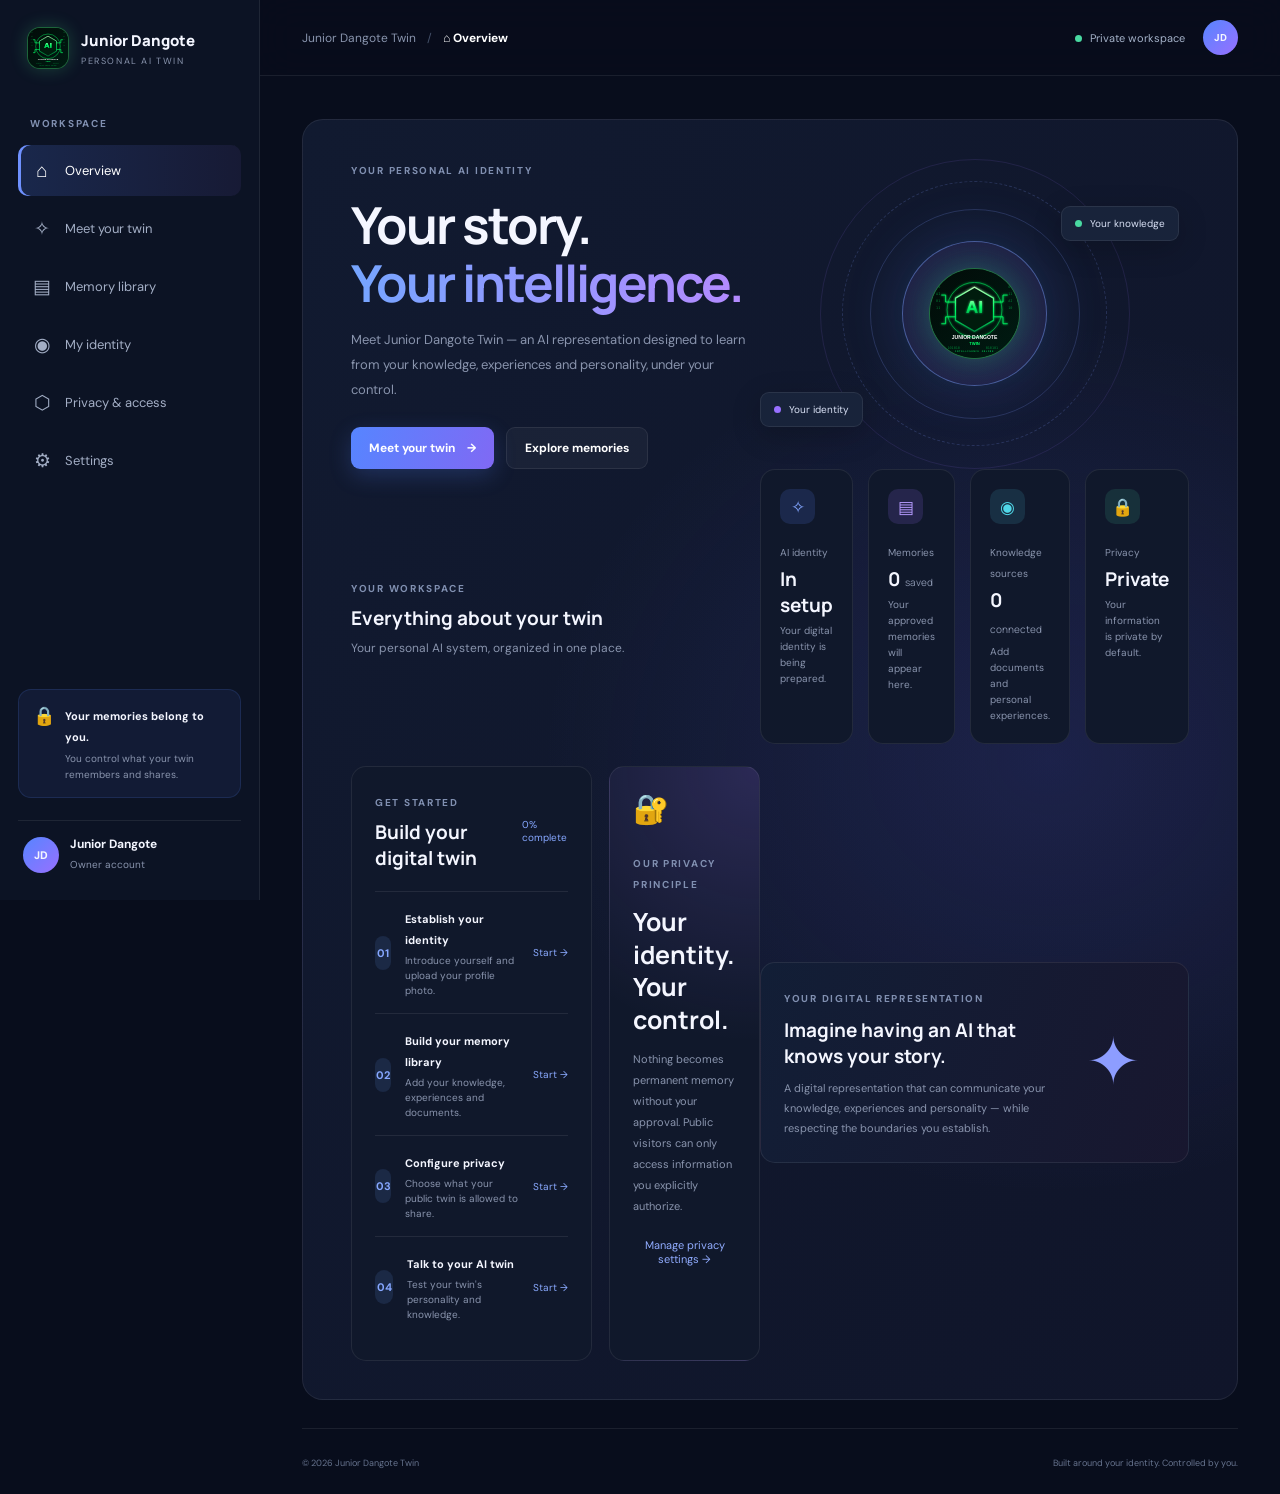
<file: index.html>
<!DOCTYPE html>
<html lang="en">
<head>
  <meta charset="UTF-8">
  <meta name="viewport" content="width=device-width, initial-scale=1.0">
  <link rel="manifest" href="./manifest.webmanifest">

<link rel="icon" type="image/svg+xml" href="./logo.svg">

<link rel="apple-touch-icon" href="./home-icon.png">
<meta name="apple-mobile-web-app-capable" content="yes">

<meta name="apple-mobile-web-app-title" content="Junior Twin">

<meta name="apple-mobile-web-app-status-bar-style" content="black-translucent">
  <meta name="theme-color" content="#080d1c">
  <title>Junior Dangote Twin</title>
  <meta name="description" content="Your Knowledge. Your Personality. Your Digital Identity.">
  <link rel="stylesheet" href="styles.css">
</head>

<body>

  <div class="app-shell">

    <aside class="sidebar" id="sidebar">
      <div class="brand">
        <div class="brand-icon">
  <img src="./logo.svg" alt="Junior Dangote AI Logo">
</div>
        <div>
          <h2>Junior Dangote</h2>
          <span>PERSONAL AI TWIN</span>
        </div>
      </div>

      <div class="sidebar-label">WORKSPACE</div>

      <nav class="navigation">
        <button class="nav-link active" data-page="overview">
          <span>⌂</span> Overview
        </button>

        <button class="nav-link" data-page="twin">
          <span>✧</span> Meet your twin
        </button>

        <button class="nav-link" data-page="memories">
          <span>▤</span> Memory library
        </button>

        <button class="nav-link" data-page="identity">
          <span>◉</span> My identity
        </button>

        <button class="nav-link" data-page="privacy">
          <span>⬡</span> Privacy & access
        </button>

        <button class="nav-link" data-page="settings">
          <span>⚙</span> Settings
        </button>
      </nav>

      <div class="sidebar-bottom">
        <div class="privacy-mini">
          <span class="privacy-icon">🔒</span>
          <div>
            <strong>Your memories belong to you.</strong>
            <p>You control what your twin remembers and shares.</p>
          </div>
        </div>

        <div class="sidebar-profile">
          <div class="profile-avatar">JD</div>
          <div>
            <strong>Junior Dangote</strong>
            <span>Owner account</span>
          </div>
        </div>
      </div>
    </aside>

    <main class="main-content">

      <header class="topbar">
        <button class="menu-button" id="menuButton" aria-label="Open menu">☰</button>

        <div class="breadcrumb">
          <span>Junior Dangote Twin</span>
          <span class="breadcrumb-divider">/</span>
          <strong id="pageTitle">Overview</strong>
        </div>

        <div class="topbar-right">
          <span class="system-status">
            <span class="status-dot"></span>
            Private workspace
          </span>
          <div class="top-avatar">JD</div>
        </div>
      </header>

      <div class="page-container">

        <!-- OVERVIEW -->

        <section class="page active" id="overview">

          <div class="welcome-section">
            <div>
              <span class="eyebrow">YOUR PERSONAL AI IDENTITY</span>
              <h1>Your story.<br><span>Your intelligence.</span></h1>
              <p>
                Meet Junior Dangote Twin — an AI representation
                designed to learn from your knowledge, experiences
                and personality, under your control.
              </p>

              <div class="hero-actions">
                <button class="primary-button" data-go="twin">
                  Meet your twin <span>→</span>
                </button>
                <button class="secondary-button" data-go="memories">
                  Explore memories
                </button>
              </div>
            </div>

            <div class="hero-visual">
              <div class="orbit orbit-one"></div>
              <div class="orbit orbit-two"></div>
              <div class="orbit orbit-three"></div>

              <div class="ai-core">
                <div class="ai-core-inner">
  <img src="./logo.svg" alt="Junior Dangote AI">
</div>

              <div class="floating-label label-top">
                <span class="mini-dot"></span> Your knowledge
              </div>

              <div class="floating-label label-bottom">
                <span class="mini-dot violet"></span> Your identity
              </div>
            </div>
          </div>

          <div class="section-heading">
            <div>
              <span class="eyebrow">YOUR WORKSPACE</span>
              <h2>Everything about your twin</h2>
              <p>Your personal AI system, organized in one place.</p>
            </div>
          </div>

          <div class="stats-grid">

            <div class="stat-card">
              <div class="stat-icon blue">✧</div>
              <span class="stat-label">AI identity</span>
              <h3>In setup</h3>
              <p>Your digital identity is being prepared.</p>
            </div>

            <div class="stat-card">
              <div class="stat-icon purple">▤</div>
              <span class="stat-label">Memories</span>
              <h3>0 <small>saved</small></h3>
              <p>Your approved memories will appear here.</p>
            </div>

            <div class="stat-card">
              <div class="stat-icon cyan">◉</div>
              <span class="stat-label">Knowledge sources</span>
              <h3>0 <small>connected</small></h3>
              <p>Add documents and personal experiences.</p>
            </div>

            <div class="stat-card">
              <div class="stat-icon green">🔒</div>
              <span class="stat-label">Privacy</span>
              <h3>Private</h3>
              <p>Your information is private by default.</p>
            </div>

          </div>

          <div class="content-grid">

            <div class="panel setup-panel">
              <div class="panel-heading">
                <div>
                  <span class="eyebrow">GET STARTED</span>
                  <h2>Build your digital twin</h2>
                </div>
                <span class="progress-label">0% complete</span>
              </div>

              <div class="setup-list">

                <div class="setup-item">
                  <div class="setup-number">01</div>
                  <div>
                    <strong>Establish your identity</strong>
                    <p>Introduce yourself and upload your profile photo.</p>
                  </div>
                  <button data-go="identity">Start →</button>
                </div>

                <div class="setup-item">
                  <div class="setup-number">02</div>
                  <div>
                    <strong>Build your memory library</strong>
                    <p>Add your knowledge, experiences and documents.</p>
                  </div>
                  <button data-go="memories">Start →</button>
                </div>

                <div class="setup-item">
                  <div class="setup-number">03</div>
                  <div>
                    <strong>Configure privacy</strong>
                    <p>Choose what your public twin is allowed to share.</p>
                  </div>
                  <button data-go="privacy">Start →</button>
                </div>

                <div class="setup-item">
                  <div class="setup-number">04</div>
                  <div>
                    <strong>Talk to your AI twin</strong>
                    <p>Test your twin's personality and knowledge.</p>
                  </div>
                  <button data-go="twin">Start →</button>
                </div>

              </div>
            </div>

            <div class="panel promise-panel">
              <div class="promise-icon">🔐</div>
              <span class="eyebrow">OUR PRIVACY PRINCIPLE</span>
              <h2>Your identity.<br>Your control.</h2>
              <p>
                Nothing becomes permanent memory without your approval.
                Public visitors can only access information you explicitly
                authorize.
              </p>
              <button class="text-button" data-go="privacy">
                Manage privacy settings →
              </button>
            </div>

          </div>

          <div class="panel preview-panel">
            <div>
              <span class="eyebrow">YOUR DIGITAL REPRESENTATION</span>
              <h2>Imagine having an AI that knows your story.</h2>
              <p>
                A digital representation that can communicate your
                knowledge, experiences and personality — while respecting
                the boundaries you establish.
              </p>
            </div>

            <div class="preview-symbol">✦</div>
          </div>

        </section>


        <!-- AI TWIN -->

        <section class="page" id="twin">

          <div class="page-heading">
            <span class="eyebrow">YOUR DIGITAL REPRESENTATION</span>
            <h1>Meet your twin</h1>
            <p>
              A private space to interact with your personal AI identity.
            </p>
          </div>

          <div class="chat-container">

            <div class="chat-header">
              <div class="chat-avatar">✦</div>
              <div>
                <strong>Junior Dangote Twin</strong>
                <span><i class="status-dot"></i> AI interface preview</span>
              </div>
              <span class="preview-badge">PREVIEW</span>
            </div>

            <div class="chat-messages" id="chatMessages">
              <div class="chat-message assistant-message">
                <div class="message-avatar">✦</div>
                <div class="message-content">
                  <strong>Junior Dangote Twin</strong>
                  <p>
                    Hello! I’m Junior Dangote Twin. 👋 I’m ready to chat with you. Ask me anything about Junior, his interests, ambitions, personality, or general knowledge. Let’s talk!
                  </p>
                </div>
              </div>
            </div>

    <div class="voice-actions">

  <button id="voiceInput" class="voice-button" type="button"
    aria-label="Start voice input" title="Speak">

    <svg viewBox="0 0 24 24" aria-hidden="true">
      <rect x="9" y="3" width="6" height="12" rx="3"/>
      <path d="M5 11a7 7 0 0 0 14 0"/>
      <path d="M12 18v3M9 21h6"/>
    </svg>
    <span>Speak</span>
  </button>

  <button id="voiceOutput" class="voice-button" type="button"
    aria-pressed="true" title="Toggle spoken replies">

    <svg viewBox="0 0 24 24" aria-hidden="true">
      <path d="M4 10v4M8 7v10M12 4v16M16 8v8M20 10v4"/>
    </svg>
    <span>Voice on</span>
  </button>

  <button id="stopVoice" class="voice-button voice-stop"
    type="button" aria-label="Stop voice" title="Stop">

    <svg viewBox="0 0 24 24" aria-hidden="true">
      <rect x="7" y="7" width="10" height="10" rx="2"/>
    </svg>
    <span>Stop</span>
  </button>

</div>

<div class="chat-input-area">
  <textarea
    id="chatInput"
    placeholder="Ask your digital twin something..."
    aria-label="Message your digital twin">
  </textarea>

  <button
    id="sendMessage"
    class="send-button"
    type="button"
    aria-label="Send message">
    ↑
  </button>
</div>

            <p class="chat-disclaimer">
              This is an AI representation, not the actual person.
            </p>

          </div>

        </section>


                <!-- MEMORY LIBRARY -->

        <section class="page" id="memories">

          <div class="page-heading">
            <span class="eyebrow">YOUR KNOWLEDGE BASE</span>
            <h1>Memory library</h1>
            <p>
              Store personal facts, experiences, goals and knowledge
              for your AI twin.
            </p>
          </div>

          <div class="memory-notice">
            <span>🔒</span>
            <div>
              <strong>Your memories remain private by default</strong>
              <p>
                Every new memory is saved as pending and private.
                You must review and approve it. Public visibility
                requires a separate action.
              </p>
            </div>
          </div>

          <div class="panel">
            <h2>Add a new memory</h2>
            <p>Enter information you want your AI twin to remember.</p>

            <div class="form-group">
              <label for="memoryContent">Memory information</label>
              <textarea
                id="memoryContent"
                rows="5"
                placeholder="Example: I enjoy learning about artificial intelligence..."
              ></textarea>
            </div>

            <div class="form-group">
              <label for="memoryCategory">Category</label>
              <select id="memoryCategory">
                <option value="general">General</option>
                <option value="identity">Personal information</option>
                <option value="education">Education</option>
                <option value="career">Career</option>
                <option value="interests">Interests and hobbies</option>
                <option value="personality">Personality</option>
                <option value="preferences">Preferences</option>
                <option value="experiences">Experiences</option>
                <option value="goals">Goals and ambitions</option>
              </select>
            </div>

            <button type="button" id="addMemory">
              Save as pending memory
            </button>

            <p id="memoryMessage" aria-live="polite"></p>
          </div>

          <div class="panel">
            <div class="page-heading">
              <h2>Stored memories</h2>
              <p>Review and manage the information stored in your AI twin.</p>
            </div>

            <div id="memoryList">
              <p>Your memories will appear here.</p>
            </div>
          </div>

        </section>

        <!-- IDENTITY -->
        <!-- IDENTITY -->

        <section class="page" id="identity">

          <div class="page-heading">
            <span class="eyebrow">PERSONAL PROFILE</span>
            <h1>My identity</h1>
            <p>Define the person your digital twin represents.</p>
          </div>

          <div class="panel identity-panel">

            <div class="identity-photo-area">
              <div class="identity-photo" id="identityPhoto">
                <span>JD</span>
              </div>

              <label class="secondary-button upload-button">
                Upload profile photo
                <input type="file" id="photoUpload" accept="image/*" hidden>
              </label>

              <p>Your photograph will represent your digital identity.</p>
            </div>

            <div class="identity-fields">

              <label>
                Full name
                <input type="text" id="fullName" placeholder="Enter your full name">
              </label>

              <label>
                About me
                <textarea id="aboutMe" placeholder="Tell your twin about yourself..."></textarea>
              </label>

              <label>
                Personality and communication style
                <textarea id="personality" placeholder="Describe how you communicate and express yourself..."></textarea>
              </label>

              <button class="primary-button" id="saveIdentity">
                Save profile
              </button>

              <p id="identityMessage" class="form-message"></p>

            </div>

          </div>

          <div class="info-box">
            <strong>Important</strong>
            <p>
              Your profile information is intended for your private
              workspace. Public access must be separately authorized.
            </p>
          </div>

        </section>


        <!-- PRIVACY -->

        <section class="page" id="privacy">

          <div class="page-heading">
            <span class="eyebrow">SECURITY & PERMISSIONS</span>
            <h1>Privacy & access</h1>
            <p>You decide what your digital twin is allowed to reveal.</p>
          </div>

          <div class="privacy-banner">
            <div class="privacy-banner-icon">🔐</div>
            <div>
              <h2>Private by default</h2>
              <p>
                Public visitors should only access information that
                you have explicitly approved for public use.
              </p>
            </div>
          </div>

          <div class="panel privacy-settings">

            <div class="setting-row">
              <div>
                <strong>Public twin access</strong>
                <p>Allow visitors to interact with your public AI twin.</p>
              </div>
              <span class="setting-state">Not enabled</span>
            </div>

            <div class="setting-row">
              <div>
                <strong>Memory approval</strong>
                <p>Require your approval before information becomes permanent memory.</p>
              </div>
              <span class="setting-state enabled">Required</span>
            </div>

            <div class="setting-row">
              <div>
                <strong>Private documents</strong>
                <p>Uploaded documents remain private unless you authorize access.</p>
              </div>
              <span class="setting-state enabled">Private</span>
            </div>

            <div class="setting-row">
              <div>
                <strong>Public memory permissions</strong>
                <p>Choose which approved memories the public twin can use.</p>
              </div>
              <span class="setting-state">Not configured</span>
            </div>

          </div>

          <div class="info-box warning-box">
            <strong>Security note</strong>
            <p>
              These are currently interface previews. Actual access
              restrictions must be enforced by the backend before
              public interaction is enabled.
            </p>
          </div>

        </section>


        <!-- SETTINGS -->

        <section class="page" id="settings">

          <div class="page-heading">
            <span class="eyebrow">PREFERENCES</span>
            <h1>Settings</h1>
            <p>Manage your Junior Dangote Twin experience.</p>
          </div>

          <div class="panel settings-panel">

            <div class="setting-row">
              <div>
                <strong>Voice interaction</strong>
                <p>Speak with your twin using voice.</p>
              </div>
              <span class="setting-state">Coming soon</span>
            </div>

            <div class="setting-row">
              <div>
                <strong>Text interaction</strong>
                <p>Communicate with your twin through messages.</p>
              </div>
              <span class="setting-state">Coming soon</span>
            </div>

            <div class="setting-row">
              <div>
                <strong>Memory management</strong>
                <p>Review, correct and delete stored memories.</p>
              </div>
              <span class="setting-state">Coming soon</span>
            </div>

            <div class="setting-row">
              <div>
                <strong>Account security</strong>
                <p>Authentication and account protection.</p>
              </div>
              <span class="setting-state">Coming soon</span>
            </div>

          </div>

          <div class="about-card">
            <div class="brand-icon">✦</div>
            <h2>Junior Dangote Twin</h2>
            <p>Your Knowledge. Your Personality. Your Digital Identity.</p>
            <span>Early development preview · Version 0.1</span>
          </div>

        </section>

        <footer class="footer">
          <span>© 2026 Junior Dangote Twin</span>
          <span>Built around your identity. Controlled by you.</span>
        </footer>

      </div>
    </main>

  </div>

<script src="app.js?v=0.5.28"></script>

</body>
</html>
</file>
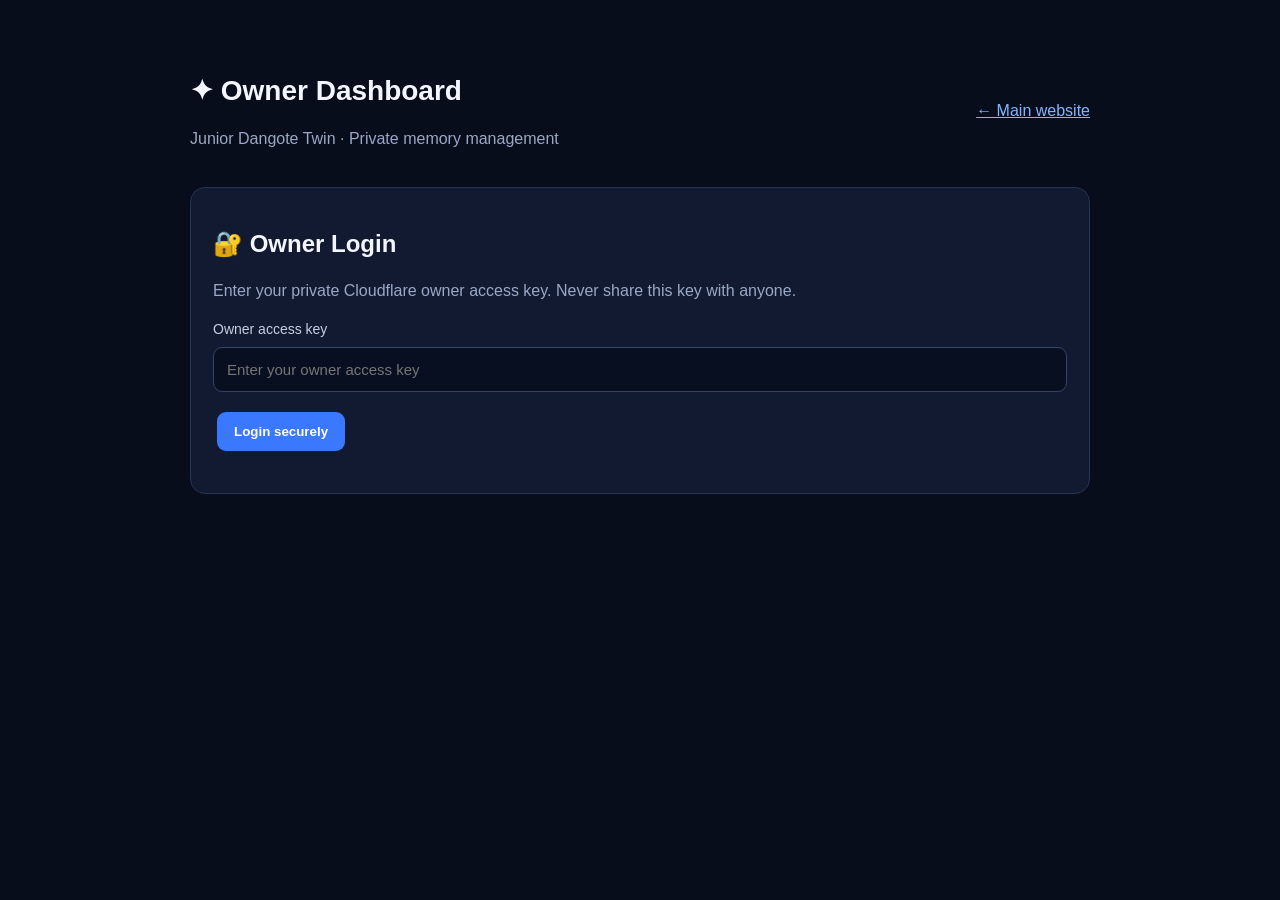
<file: owner.html>
<!DOCTYPE html>
<html lang="en">
<head>
<meta charset="UTF-8">
<meta name="viewport" content="width=device-width, initial-scale=1.0">
<meta name="theme-color" content="#080d1c">
<title>Owner Dashboard | Junior Dangote Twin</title>

<style>
* {
  box-sizing: border-box;
}

body {
  margin: 0;
  padding: 20px;
  background: #080d1c;
  color: #f4f6ff;
  font-family: Arial, sans-serif;
}

.container {
  max-width: 900px;
  margin: 35px auto;
}

h1 {
  font-size: 28px;
}

.subtitle {
  color: #9ba8c5;
  line-height: 1.6;
}

.card {
  background: #111a30;
  border: 1px solid #253354;
  border-radius: 15px;
  padding: 22px;
  margin: 20px 0;
}

input, textarea, select {
  width: 100%;
  padding: 13px;
  margin: 9px 0 16px;
  border: 1px solid #344466;
  border-radius: 9px;
  background: #080f20;
  color: white;
  font-size: 15px;
}

textarea {
  min-height: 100px;
  resize: vertical;
}

button {
  padding: 12px 17px;
  border: 0;
  border-radius: 9px;
  background: #3978ff;
  color: white;
  font-weight: bold;
  cursor: pointer;
  margin: 4px;
}

button.secondary {
  background: #34415e;
}

button.danger {
  background: #b83249;
}

button.success {
  background: #16845c;
}

.hidden {
  display: none;
}

.memory {
  border: 1px solid #2a3b5e;
  border-radius: 12px;
  padding: 16px;
  margin: 14px 0;
  background: #0b1428;
  overflow-wrap: anywhere;
}

.badge {
  display: inline-block;
  padding: 5px 9px;
  margin: 5px 4px 5px 0;
  border-radius: 20px;
  background: #25385f;
  color: #c9d9ff;
  font-size: 12px;
}

#message {
  color: #75caff;
  line-height: 1.5;
}

.top {
  display: flex;
  justify-content: space-between;
  align-items: center;
  gap: 10px;
  flex-wrap: wrap;
}

a {
  color: #82b5ff;
}

label {
  color: #c5cee2;
  font-size: 14px;
}
</style>
</head>

<body>

<div class="container">

  <div class="top">
    <div>
      <h1>✦ Owner Dashboard</h1>
      <p class="subtitle">Junior Dangote Twin · Private memory management</p>
    </div>

    <a href="index.html">← Main website</a>
  </div>

  <section class="card" id="loginSection">
    <h2>🔐 Owner Login</h2>
    <p class="subtitle">
      Enter your private Cloudflare owner access key.
      Never share this key with anyone.
    </p>

    <label for="accessKey">Owner access key</label>
    <input
      type="password"
      id="accessKey"
      placeholder="Enter your owner access key"
      autocomplete="current-password"
    >

    <button id="loginButton">Login securely</button>
    <p id="loginMessage"></p>
  </section>

  <section id="dashboard" class="hidden">

    <div class="card">
      <div class="top">
        <h2>My Memory Library</h2>
        <button class="danger" id="logoutButton">Logout</button>
      </div>

      <p class="subtitle">
        Review, approve, edit and control the information your AI twin remembers.
      </p>

      <button id="refreshButton" class="secondary">↻ Refresh memories</button>
      <p id="message"></p>
    </div>

    <div class="card">
      <h2>＋ Add a New Memory</h2>

      <form id="memoryForm">

        <label for="memoryContent">Information to remember</label>
        <textarea
          id="memoryContent"
          placeholder="Write something about yourself, your experiences, knowledge or preferences..."
          required
        ></textarea>

        <label for="memoryCategory">Category</label>
        <select id="memoryCategory">
          <option value="personal">Personal information</option>
          <option value="education">Education</option>
          <option value="career">Career</option>
          <option value="experiences">Personal experiences</option>
          <option value="personality">Personality</option>
          <option value="preferences">Preferences</option>
          <option value="other">Other</option>
        </select>

        <button type="submit">Save as pending memory</button>
      </form>

      <p class="subtitle">
        New memories are automatically private and pending.
        They will not be used by the public twin until you approve them
        and explicitly make them public.
      </p>
    </div>
     <div class="card">
  <h2>🔒 My Private AI Chat</h2>
  <p class="subtitle">
    Ask questions about your approved public and private memories.
    Only you can access this chat.
  </p>

  <div id="privateChatReply" class="memory">
    Your private AI assistant is ready.
  </div>

  <textarea
    id="privateChatInput"
    placeholder="Ask your private AI assistant something..."
  ></textarea>

  <button id="privateChatButton">Send message</button>
</div>
    <div class="card">
      <h2>Saved Memories</h2>
      <div id="memoryList">
        <p class="subtitle">Loading memories...</p>
      </div>
    </div>

  </section>

</div>

<script>
const API = "https://junior-dangote-twin-api.ddangote701.workers.dev";

let ownerKey = sessionStorage.getItem("juniorTwinOwnerKey") || "";

const loginSection = document.getElementById("loginSection");
const dashboard = document.getElementById("dashboard");
const loginMessage = document.getElementById("loginMessage");
const message = document.getElementById("message");
const memoryList = document.getElementById("memoryList");

function showDashboard() {
  loginSection.classList.add("hidden");
  dashboard.classList.remove("hidden");
}

function showLogin() {
  dashboard.classList.add("hidden");
  loginSection.classList.remove("hidden");
}

async function apiRequest(path, method = "GET", data = null) {
  const options = {
    method,
    headers: {
      "Authorization": "Bearer " + ownerKey,
      "Content-Type": "application/json"
    }
  };

  if (data !== null) {
    options.body = JSON.stringify(data);
  }

  const response = await fetch(API + path, options);

  let result = {};
  try {
    result = await response.json();
  } catch (error) {
    throw new Error("The server returned an invalid response.");
  }

  if (!response.ok) {
    if (response.status === 401 || response.status === 403) {
      logout();
      throw new Error("Access denied. Please log in again.");
    }

    throw new Error(result.error || result.message || "Request failed.");
  }

  return result;
}

async function login() {
  const key = document.getElementById("accessKey").value.trim();

  if (!key) {
    loginMessage.textContent = "Enter your owner access key.";
    return;
  }

  ownerKey = key;

  try {
    await apiRequest("/api/admin/memories");

    sessionStorage.setItem("juniorTwinOwnerKey", ownerKey);
    document.getElementById("accessKey").value = "";

    loginMessage.textContent = "";
    showDashboard();
    await loadMemories();

  } catch (error) {
    ownerKey = "";
    sessionStorage.removeItem("juniorTwinOwnerKey");
    loginMessage.textContent = error.message;
  }
}

function logout() {
  ownerKey = "";
  sessionStorage.removeItem("juniorTwinOwnerKey");
  memoryList.innerHTML = "";
  showLogin();
  loginMessage.textContent = "You have logged out.";
}

function escapeHTML(value) {
  return String(value ?? "").replace(/[&<>"']/g, char => ({
    "&": "&amp;",
    "<": "&lt;",
    ">": "&gt;",
    '"': "&quot;",
    "'": "&#39;"
  })[char]);
}

async function loadMemories() {
  memoryList.innerHTML = "<p>Loading memories...</p>";
  message.textContent = "";

  try {
    const result = await apiRequest("/api/admin/memories");

    const memories = Array.isArray(result)
      ? result
      : result.memories || result.data || [];

    if (!memories.length) {
      memoryList.innerHTML =
        '<p class="subtitle">No memories saved yet. Add your first memory above.</p>';
      return;
    }

    memoryList.innerHTML = memories.map(memory => {
      const id = String(memory.id);
      const status = memory.status || "pending";
      const visibility = memory.visibility || "private";

      return `
        <div class="memory">
          <div>
            <span class="badge">${escapeHTML(status)}</span>
            <span class="badge">${escapeHTML(visibility)}</span>
            <span class="badge">${escapeHTML(memory.category || "other")}</span>
          </div>

          <p>${escapeHTML(memory.content)}</p>

          <p class="subtitle">
            Added: ${escapeHTML(memory.created_at || "Unknown date")}
          </p>

          <button class="success" onclick="approveMemory('${escapeHTML(id)}')">
            Approve
          </button>

          <button class="secondary" onclick="rejectMemory('${escapeHTML(id)}')">
            Reject
          </button>

          <button class="secondary" onclick="changeVisibility('${escapeHTML(id)}', '${visibility === "public" ? "private" : "public"}')">
            Make ${visibility === "public" ? "Private" : "Public"}
          </button>

          <button class="secondary" onclick="editMemory('${escapeHTML(id)}', ${JSON.stringify(String(memory.content || "")).replace(/</g, "\\u003c")})">
            Edit
          </button>

          <button class="danger" onclick="deleteMemory('${escapeHTML(id)}')">
            Delete
          </button>
        </div>
      `;
    }).join("");

  } catch (error) {
    memoryList.innerHTML = "";
    message.textContent = error.message;
  }
}

document.getElementById("memoryForm").addEventListener("submit", async event => {
  event.preventDefault();

  const content = document.getElementById("memoryContent").value.trim();
  const category = document.getElementById("memoryCategory").value;

  if (!content) return;

  try {
    await apiRequest("/api/admin/memories", "POST", {
      content,
      category
    });

    document.getElementById("memoryContent").value = "";
    message.textContent = "Memory saved as pending and private.";
    await loadMemories();

  } catch (error) {
    message.textContent = error.message;
  }
});

async function updateMemory(id, data) {
  try {
    await apiRequest(
      "/api/admin/memories/" + encodeURIComponent(id),
      "PATCH",
      data
    );

    message.textContent = "Memory updated successfully.";
    await loadMemories();

  } catch (error) {
    message.textContent = error.message;
  }
}

function approveMemory(id) {
  if (!confirm("Approve this memory? It will remain private until you make it public.")) return;
  updateMemory(id, { status: "approved" });
}

function rejectMemory(id) {
  if (!confirm("Reject this memory?")) return;
  updateMemory(id, { status: "rejected" });
}

function changeVisibility(id, visibility) {
  if (visibility === "public") {
    if (!confirm("Make this memory public? The public AI twin may use it.")) return;
  }

  updateMemory(id, { visibility });
}

function editMemory(id, oldContent) {
  const content = prompt("Edit this memory:", oldContent);

  if (content === null || !content.trim()) return;

  updateMemory(id, { content: content.trim() });
}

async function deleteMemory(id) {
  if (!confirm("Permanently delete this memory?")) return;

  try {
    await apiRequest(
      "/api/admin/memories/" + encodeURIComponent(id),
      "DELETE"
    );

    message.textContent = "Memory deleted.";
    await loadMemories();

  } catch (error) {
    message.textContent = error.message;
  }
}
  const privateChatButton = document.getElementById("privateChatButton");
const privateChatInput = document.getElementById("privateChatInput");
const privateChatReply = document.getElementById("privateChatReply");

privateChatButton.addEventListener("click", async () => {
  const question = privateChatInput.value.trim();

  if (!question) {
    privateChatReply.textContent = "Enter a question first.";
    return;
  }

  privateChatButton.disabled = true;
  privateChatReply.textContent = "Thinking...";

  try {
    const result = await apiRequest("/api/admin/chat", "POST", {
      message: question
    });

    privateChatReply.textContent = result.reply || "No response received.";
    privateChatInput.value = "";

  } catch (error) {
    privateChatReply.textContent = error.message;
  } finally {
    privateChatButton.disabled = false;
  }
});
document.getElementById("loginButton").addEventListener("click", login);
document.getElementById("logoutButton").addEventListener("click", logout);
document.getElementById("refreshButton").addEventListener("click", loadMemories);

document.getElementById("accessKey").addEventListener("keydown", event => {
  if (event.key === "Enter") login();
});

if (ownerKey) {
  showDashboard();
  loadMemories();
} else {
  showLogin();
}
</script>

</body>
</html>
</file>
<file: styles.css>
@import url('https://fonts.googleapis.com/css2?family=DM+Sans:wght@400;500;600;700;800&family=Manrope:wght@400;500;600;700;800&display=swap');

:root {
  --background: #080d1c;
  --surface: #10182b;
  --surface-light: #151f35;
  --border: rgba(255,255,255,.08);
  --text: #f4f6ff;
  --muted: #8994ad;
  --blue: #5685ff;
  --purple: #9870ff;
  --cyan: #50d7e8;
  --green: #49d9a1;
}

* {
  box-sizing: border-box;
  margin: 0;
  padding: 0;
}

body {
  background: var(--background);
  color: var(--text);
  font-family: 'DM Sans', sans-serif;
  min-height: 100vh;
}

button, input, textarea {
  font: inherit;
}

button {
  cursor: pointer;
}

.app-shell {
  min-height: 100vh;
}

/* SIDEBAR */

.sidebar {
  width: 260px;
  background: #0c1324;
  border-right: 1px solid var(--border);
  position: fixed;
  top: 0;
  left: 0;
  bottom: 0;
  z-index: 20;
  padding: 27px 18px;
  display: flex;
  flex-direction: column;
}

.brand {
  display: flex;
  align-items: center;
  gap: 12px;
  padding: 0 9px;
  margin-bottom: 48px;
}

.brand-icon {
  width: 42px;
  height: 42px;
  border-radius: 13px;
  background: linear-gradient(135deg, #5685ff, #9870ff);
  display: grid;
  place-items: center;
  font-size: 24px;
  color: white;
  box-shadow: 0 5px 25px rgba(86,133,255,.3);
}

.brand h2 {
  font-family: 'Manrope', sans-serif;
  font-size: 15px;
  font-weight: 800;
}

.brand span {
  display: block;
  color: var(--muted);
  font-size: 9px;
  letter-spacing: 1.6px;
  margin-top: 4px;
}

.sidebar-label,
.eyebrow {
  color: #8190b1;
  font-size: 10px;
  font-weight: 700;
  letter-spacing: 1.7px;
}

.sidebar-label {
  padding: 0 12px;
  margin-bottom: 15px;
}

.navigation {
  display: flex;
  flex-direction: column;
  gap: 7px;
}

.nav-link {
  border: 0;
  background: transparent;
  color: #a3aec5;
  width: 100%;
  text-align: left;
  padding: 13px 14px;
  border-radius: 10px;
  display: flex;
  align-items: center;
  gap: 13px;
  font-size: 13px;
  transition: .2s;
}

.nav-link span {
  font-size: 19px;
  width: 20px;
  text-align: center;
}

.nav-link:hover,
.nav-link.active {
  background: linear-gradient(90deg, rgba(86,133,255,.18), rgba(152,112,255,.08));
  color: white;
}

.nav-link.active {
  box-shadow: inset 3px 0 #6f91ff;
}

.sidebar-bottom {
  margin-top: auto;
}

.privacy-mini {
  background: rgba(86,133,255,.08);
  border: 1px solid rgba(86,133,255,.15);
  border-radius: 13px;
  padding: 14px;
  display: flex;
  gap: 10px;
  margin-bottom: 22px;
}

.privacy-icon {
  font-size: 18px;
}

.privacy-mini strong {
  font-size: 11px;
}

.privacy-mini p {
  font-size: 10px;
  line-height: 1.6;
  color: var(--muted);
  margin-top: 5px;
}

.sidebar-profile {
  display: flex;
  align-items: center;
  gap: 11px;
  padding: 15px 5px 0;
  border-top: 1px solid var(--border);
}

.profile-avatar,
.top-avatar {
  background: linear-gradient(135deg, #5685ff, #9870ff);
  display: grid;
  place-items: center;
  border-radius: 50%;
  font-weight: 800;
}

.profile-avatar {
  width: 36px;
  height: 36px;
  font-size: 11px;
}

.sidebar-profile strong {
  font-size: 12px;
  display: block;
}

.sidebar-profile span {
  font-size: 10px;
  color: var(--muted);
}

/* MAIN AREA */

.main-content {
  margin-left: 260px;
  min-height: 100vh;
}

.topbar {
  height: 76px;
  border-bottom: 1px solid var(--border);
  display: flex;
  align-items: center;
  justify-content: space-between;
  padding: 0 42px;
  background: rgba(8,13,28,.88);
  position: sticky;
  top: 0;
  z-index: 10;
  backdrop-filter: blur(18px);
}

.breadcrumb {
  display: flex;
  align-items: center;
  gap: 11px;
  font-size: 12px;
  color: var(--muted);
}

.breadcrumb strong {
  color: white;
}

.breadcrumb-divider {
  color: #45516a;
}

.topbar-right {
  display: flex;
  align-items: center;
  gap: 18px;
}

.system-status {
  color: #a5b2c9;
  font-size: 11px;
}

.status-dot,
.mini-dot {
  width: 7px;
  height: 7px;
  border-radius: 50%;
  display: inline-block;
  background: var(--green);
  margin-right: 5px;
}

.top-avatar {
  width: 35px;
  height: 35px;
  font-size: 10px;
}

.menu-button {
  display: none;
  background: transparent;
  color: white;
  border: 0;
  font-size: 23px;
}

.page-container {
  max-width: 1450px;
  margin: auto;
  padding: 43px 42px 25px;
}

.page {
  display: none;
  animation: appear .35s ease;
}

.page.active {
  display: block;
}

@keyframes appear {
  from {
    opacity: 0;
    transform: translateY(8px);
  }
  to {
    opacity: 1;
    transform: translateY(0);
  }
}

/* HERO */

.welcome-section {
  min-height: 330px;
  display: grid;
  grid-template-columns: 1.1fr .9fr;
  align-items: center;
  background:
    radial-gradient(ellipse at 80% 50%, rgba(87,90,220,.17), transparent 48%),
    linear-gradient(120deg, #111a30, #10152a);
  border: 1px solid var(--border);
  border-radius: 21px;
  padding: 38px 48px;
  overflow: hidden;
  position: relative;
}

.welcome-section h1 {
  font-family: 'Manrope', sans-serif;
  font-size: clamp(34px, 4vw, 51px);
  line-height: 1.13;
  letter-spacing: -2px;
  margin: 17px 0;
}

.welcome-section h1 span {
  background: linear-gradient(90deg, #75a5ff, #b48aff);
  -webkit-background-clip: text;
  background-clip: text;
  color: transparent;
}

.welcome-section p,
.page-heading p {
  color: var(--muted);
  font-size: 13px;
  line-height: 1.9;
  max-width: 510px;
}

.hero-actions {
  display: flex;
  gap: 12px;
  margin-top: 25px;
}

.primary-button,
.secondary-button {
  padding: 12px 18px;
  border-radius: 9px;
  font-size: 12px;
  font-weight: 700;
  transition: .2s;
}

.primary-button {
  background: linear-gradient(110deg, #5685ff, #8069f4);
  border: 0;
  color: white;
  box-shadow: 0 7px 22px rgba(86,133,255,.22);
}

.primary-button:hover {
  transform: translateY(-2px);
  box-shadow: 0 10px 28px rgba(86,133,255,.35);
}

.primary-button span {
  margin-left: 9px;
}

.secondary-button {
  background: rgba(255,255,255,.04);
  border: 1px solid var(--border);
  color: white;
}

.secondary-button:hover {
  background: rgba(255,255,255,.09);
}

/* AI VISUAL */

.hero-visual {
  height: 280px;
  position: relative;
  display: grid;
  place-items: center;
}

.ai-core {
  width: 145px;
  height: 145px;
  border-radius: 50%;
  display: grid;
  place-items: center;
  background: radial-gradient(circle, rgba(105,143,255,.28), rgba(135,94,255,.05) 70%);
  border: 1px solid rgba(125,155,255,.5);
  box-shadow: 0 0 60px rgba(86,133,255,.2), inset 0 0 35px rgba(152,112,255,.15);
  animation: pulse 4s infinite ease-in-out;
  z-index: 2;
}

.ai-core-inner {
  width: 91px;
  height: 91px;
  border-radius: 50%;
  background: linear-gradient(145deg, #5685ff, #9870ff);
  display: grid;
  place-items: center;
  font-size: 47px;
  color: white;
  box-shadow: 0 0 40px rgba(117,127,255,.5);
}

@keyframes pulse {
  0%, 100% { transform: scale(1); }
  50% { transform: scale(1.06); }
}

.orbit {
  position: absolute;
  border: 1px solid rgba(130,157,255,.2);
  border-radius: 50%;
}

.orbit-one {
  width: 210px;
  height: 210px;
}

.orbit-two {
  width: 265px;
  height: 265px;
  border-style: dashed;
}

.orbit-three {
  width: 310px;
  height: 310px;
  border-color: rgba(152,112,255,.12);
}

.floating-label {
  position: absolute;
  z-index: 3;
  background: #18233a;
  border: 1px solid var(--border);
  padding: 10px 13px;
  border-radius: 9px;
  font-size: 10px;
  color: #d9e1f5;
  box-shadow: 0 8px 30px rgba(0,0,0,.2);
}

.label-top {
  top: 32px;
  right: 10px;
}

.label-bottom {
  bottom: 27px;
  left: 0;
}

.violet {
  background: var(--purple);
}

/* SECTIONS AND CARDS */

.section-heading {
  margin: 42px 0 20px;
}

.section-heading h2,
.panel-heading h2 {
  font-family: 'Manrope', sans-serif;
  font-size: 19px;
  margin-top: 8px;
}

.section-heading p {
  color: var(--muted);
  font-size: 12px;
  margin-top: 6px;
}

.stats-grid {
  display: grid;
  grid-template-columns: repeat(4, 1fr);
  gap: 15px;
}

.stat-card,
.panel,
.memory-card,
.about-card {
  background: var(--surface);
  border: 1px solid var(--border);
  border-radius: 15px;
}

.stat-card {
  padding: 19px;
  min-height: 160px;
}

.stat-icon,
.memory-card-icon {
  width: 35px;
  height: 35px;
  display: grid;
  place-items: center;
  border-radius: 10px;
  font-size: 17px;
  margin-bottom: 16px;
}

.blue {
  background: rgba(86,133,255,.15);
  color: #83a6ff;
}

.purple {
  background: rgba(152,112,255,.15);
  color: #b69bff;
}

.cyan {
  background: rgba(80,215,232,.12);
  color: var(--cyan);
}

.green {
  background: rgba(73,217,161,.12);
  color: var(--green);
}

.stat-label {
  font-size: 10px;
  color: var(--muted);
}

.stat-card h3 {
  font-family: 'Manrope', sans-serif;
  font-size: 19px;
  margin: 5px 0;
}

.stat-card h3 small {
  color: var(--muted);
  font-size: 10px;
  font-weight: 400;
}

.stat-card p {
  color: var(--muted);
  font-size: 10px;
  line-height: 1.6;
}

.content-grid {
  display: grid;
  grid-template-columns: 1.6fr 1fr;
  gap: 17px;
  margin-top: 22px;
}

.panel {
  padding: 23px;
}

.panel-heading {
  display: flex;
  justify-content: space-between;
  align-items: center;
  margin-bottom: 20px;
}

.progress-label {
  font-size: 10px;
  color: #86a7ff;
}

.setup-list {
  display: flex;
  flex-direction: column;
}

.setup-item {
  display: flex;
  align-items: center;
  gap: 14px;
  padding: 15px 0;
  border-top: 1px solid var(--border);
}

.setup-number {
  width: 34px;
  height: 34px;
  display: grid;
  place-items: center;
  border-radius: 9px;
  background: #1b2945;
  color: #86a7ff;
  font-size: 11px;
  font-weight: 700;
}

.setup-item strong {
  font-size: 11px;
}

.setup-item p {
  color: var(--muted);
  font-size: 10px;
  margin-top: 4px;
  line-height: 1.5;
}

.setup-item button {
  margin-left: auto;
  background: transparent;
  color: #8aaaff;
  border: 0;
  font-size: 10px;
  white-space: nowrap;
}

.promise-panel {
  background:
    radial-gradient(circle at 100% 0, rgba(152,112,255,.2), transparent 45%),
    var(--surface);
}

.promise-icon {
  font-size: 29px;
  margin-bottom: 23px;
}

.promise-panel h2 {
  font-family: 'Manrope', sans-serif;
  font-size: 25px;
  line-height: 1.3;
  margin: 13px 0;
}

.promise-panel p {
  color: var(--muted);
  font-size: 11px;
  line-height: 1.9;
}

.text-button {
  border: 0;
  background: transparent;
  color: #91acff;
  font-size: 11px;
  margin-top: 22px;
}

.preview-panel {
  margin-top: 19px;
  display: flex;
  justify-content: space-between;
  align-items: center;
  background: linear-gradient(110deg, #121e36, #18172f);
}

.preview-panel h2 {
  font-family: 'Manrope', sans-serif;
  font-size: 19px;
  margin: 10px 0;
}

.preview-panel p {
  color: var(--muted);
  font-size: 11px;
  line-height: 1.8;
  max-width: 550px;
}

.preview-symbol {
  font-size: 65px;
  color: #8d9dff;
  padding: 0 25px;
}

/* OTHER PAGES */

.page-heading {
  margin-bottom: 27px;
}

.page-heading h1 {
  font-family: 'Manrope', sans-serif;
  font-size: 34px;
  margin: 10px 0;
  letter-spacing: -1px;
}

/* CHAT */

.chat-container {
  max-width: 850px;
  margin: auto;
  border: 1px solid var(--border);
  background: var(--surface);
  border-radius: 16px;
  overflow: hidden;
}

.chat-header {
  display: flex;
  align-items: center;
  gap: 12px;
  padding: 17px 20px;
  border-bottom: 1px solid var(--border);
}

.chat-avatar {
  width: 40px;
  height: 40px;
  display: grid;
  place-items: center;
  border-radius: 50%;
  background: linear-gradient(135deg, #5685ff, #9870ff);
  font-size: 22px;
}

.chat-header strong {
  font-size: 12px;
}

.chat-header span:not(.preview-badge) {
  display: block;
  font-size: 10px;
  color: var(--muted);
  margin-top: 5px;
}

.preview-badge {
  margin-left: auto;
  font-size: 9px;
  letter-spacing: 1px;
  color: #a993ff;
  background: rgba(152,112,255,.12);
  padding: 7px 9px;
  border-radius: 6px;
}

.chat-messages {
  min-height: 310px;
  padding: 25px;
}

.chat-message {
  display: flex;
  gap: 12px;
  max-width: 650px;
}

.message-avatar {
  flex-shrink: 0;
  width: 30px;
  height: 30px;
  border-radius: 50%;
  background: linear-gradient(135deg, #5685ff, #9870ff);
  display: grid;
  place-items: center;
}

.message-content strong {
  font-size: 11px;
}

.message-content p {
  margin-top: 9px;
  padding: 14px;
  background: #1a263e;
  border-radius: 0 12px 12px 12px;
  color: #c4cde0;
  font-size: 12px;
  line-height: 1.9;
}

.chat-input-area {
  display: flex;
  gap: 10px;
  padding: 15px;
  border-top: 1px solid var(--border);
}

.chat-input-area textarea {
  flex: 1;
  resize: none;
  min-height: 45px;
  background: #0b1324;
  border: 1px solid var(--border);
  border-radius: 9px;
  padding: 13px;
  color: white;
  font-size: 11px;
}

.send-button {
  width: 44px;
  border: 0;
  border-radius: 9px;
  background: #5685ff;
  color: white;
  font-size: 22px;
}

.send-button:disabled,
.chat-input-area textarea:disabled {
  opacity: .55;
  cursor: not-allowed;
}

.chat-disclaimer {
  text-align: center;
  font-size: 9px;
  color: var(--muted);
  padding: 0 10px 17px;
}

/* MEMORY */

.memory-notice {
  display: flex;
  gap: 14px;
  padding: 17px;
  border: 1px solid rgba(73,217,161,.18);
  background: rgba(73,217,161,.06);
  border-radius: 12px;
  margin-bottom: 22px;
}

.memory-notice > span {
  font-size: 21px;
}

.memory-notice strong {
  font-size: 12px;
}

.memory-notice p {
  color: var(--muted);
  font-size: 11px;
  margin-top: 5px;
  line-height: 1.7;
}

.memory-grid {
  display: grid;
  grid-template-columns: repeat(2, 1fr);
  gap: 15px;
}

.memory-card {
  padding: 23px;
}

.memory-card h3 {
  font-size: 14px;
  margin-bottom: 9px;
}

.memory-card p {
  color: var(--muted);
  font-size: 11px;
  line-height: 1.8;
  margin-bottom: 16px;
}

.memory-card > span {
  color: #92aaff;
  font-size: 10px;
}

.empty-state {
  margin-top: 20px;
  text-align: center;
  padding: 40px 20px;
}

.empty-icon {
  font-size: 35px;
  color: #809cff;
  margin-bottom: 12px;
}

.empty-state h2 {
  font-size: 17px;
  margin-bottom: 9px;
}

.empty-state p {
  color: var(--muted);
  font-size: 11px;
  line-height: 1.8;
}

/* IDENTITY */

.identity-panel {
  display: grid;
  grid-template-columns: .75fr 1.5fr;
  gap: 35px;
}

.identity-photo-area {
  text-align: center;
  padding: 20px;
  border-right: 1px solid var(--border);
}

.identity-photo {
  width: 150px;
  height: 150px;
  margin: 0 auto 20px;
  border-radius: 50%;
  display: grid;
  place-items: center;
  overflow: hidden;
  background: linear-gradient(135deg, #5685ff, #9870ff);
  font-size: 39px;
  font-weight: 800;
}

.identity-photo img {
  width: 100%;
  height: 100%;
  object-fit: cover;
}

.upload-button {
  display: inline-block;
}

.identity-photo-area p {
  color: var(--muted);
  font-size: 10px;
  line-height: 1.7;
  margin-top: 13px;
}

.identity-fields {
  display: flex;
  flex-direction: column;
  gap: 18px;
}

.identity-fields label {
  display: flex;
  flex-direction: column;
  gap: 9px;
  color: #c6d0e3;
  font-size: 11px;
}

.identity-fields input,
.identity-fields textarea {
  width: 100%;
  background: #0b1324;
  border: 1px solid var(--border);
  border-radius: 9px;
  padding: 13px;
  color: white;
  outline: none;
  font-size: 12px;
}

.identity-fields input:focus,
.identity-fields textarea:focus {
  border-color: #668cff;
}

.identity-fields textarea {
  min-height: 95px;
  resize: vertical;
}

.identity-fields .primary-button {
  align-self: flex-start;
}

.form-message {
  font-size: 11px;
  color: var(--green);
}

.info-box {
  padding: 17px;
  border-radius: 11px;
  background: rgba(86,133,255,.07);
  border: 1px solid rgba(86,133,255,.15);
  margin-top: 20px;
}

.info-box strong {
  font-size: 11px;
}

.info-box p {
  color: var(--muted);
  font-size: 11px;
  line-height: 1.8;
  margin-top: 6px;
}

.warning-box {
  background: rgba(255,181,83,.06);
  border-color: rgba(255,181,83,.16);
}

/* PRIVACY AND SETTINGS */

.privacy-banner {
  display: flex;
  align-items: center;
  gap: 19px;
  padding: 25px;
  background: linear-gradient(110deg, rgba(86,133,255,.16), rgba(152,112,255,.1));
  border: 1px solid rgba(117,145,255,.18);
  border-radius: 14px;
  margin-bottom: 20px;
}

.privacy-banner-icon {
  font-size: 35px;
}

.privacy-banner h2 {
  font-family: 'Manrope', sans-serif;
  font-size: 19px;
}

.privacy-banner p {
  color: var(--muted);
  font-size: 11px;
  line-height: 1.8;
  margin-top: 6px;
}

.privacy-settings,
.settings-panel {
  padding: 5px 22px;
}

.setting-row {
  display: flex;
  justify-content: space-between;
  align-items: center;
  gap: 15px;
  padding: 20px 0;
  border-bottom: 1px solid var(--border);
}

.setting-row:last-child {
  border-bottom: 0;
}

.setting-row strong {
  font-size: 12px;
}

.setting-row p {
  font-size: 10px;
  color: var(--muted);
  margin-top: 6px;
  line-height: 1.6;
}

.setting-state {
  flex-shrink: 0;
  color: #b69bff;
  background: rgba(152,112,255,.1);
  padding: 7px 10px;
  border-radius: 7px;
  font-size: 9px;
}

.setting-state.enabled {
  color: var(--green);
  background: rgba(73,217,161,.09);
}

.about-card {
  margin-top: 25px;
  text-align: center;
  padding: 35px 20px;
}

.about-card .brand-icon {
  margin: auto auto 16px;
}

.about-card h2 {
  font-family: 'Manrope', sans-serif;
  font-size: 19px;
}

.about-card p {
  color: var(--muted);
  font-size: 11px;
  margin: 9px 0 17px;
}

.about-card > span {
  font-size: 9px;
  color: #7583a0;
}

/* FOOTER */

.footer {
  display: flex;
  justify-content: space-between;
  gap: 15px;
  padding-top: 28px;
  margin-top: 28px;
  border-top: 1px solid var(--border);
  color: #66738e;
  font-size: 9px;
}

/* MOBILE */

@media (max-width: 1100px) {
  .stats-grid {
    grid-template-columns: repeat(2, 1fr);
  }

  .welcome-section {
    padding: 30px;
  }

  .page-container {
    padding-left: 25px;
    padding-right: 25px;
  }

  .topbar {
    padding: 0 25px;
  }
}

@media (max-width: 760px) {
  .sidebar {
    transform: translateX(-100%);
    transition: transform .3s ease;
    box-shadow: 15px 0 40px rgba(0,0,0,.3);
  }

  .sidebar.open {
    transform: translateX(0);
  }

  .main-content {
    margin-left: 0;
  }

  .menu-button {
    display: block;
  }

  .topbar {
    height: 65px;
    padding: 0 17px;
    gap: 12px;
  }

  .breadcrumb {
    flex: 1;
    font-size: 10px;
    gap: 6px;
  }

  .system-status {
    display: none;
  }

  .page-container {
    padding: 22px 15px;
  }

  .welcome-section {
    grid-template-columns: 1fr;
    padding: 27px 22px;
  }

  .welcome-section h1 {
    font-size: 37px;
  }

  .welcome-section p {
    font-size: 12px;
  }

  .hero-visual {
    height: 245px;
    margin-top: 10px;
  }

  .orbit-three {
    width: 280px;
    height: 280px;
  }

  .orbit-two {
    width: 235px;
    height: 235px;
  }

  .orbit-one {
    width: 190px;
    height: 190px;
  }

  .label-top {
    right: 0;
  }

  .label-bottom {
    left: 0;
  }

  .content-grid {
    grid-template-columns: 1fr;
  }

  .stats-grid {
    gap: 10px;
  }

  .stat-card {
    padding: 14px;
  }

  .setup-item {
    gap: 9px;
  }

  .setup-item button {
    font-size: 9px;
  }

  .memory-grid {
    grid-template-columns: 1fr;
  }

  .identity-panel {
    grid-template-columns: 1fr;
    gap: 20px;
  }

  .identity-photo-area {
    border-right: 0;
    border-bottom: 1px solid var(--border);
    padding-bottom: 25px;
  }

  .page-heading h1 {
    font-size: 29px;
  }

  .preview-symbol {
    font-size: 38px;
    padding: 0;
  }

  .footer {
    flex-direction: column;
  }
}

@media (max-width: 390px) {
  .welcome-section h1 {
    font-size: 32px;
  }

  .hero-actions {
    flex-direction: column;
  }

  .hero-actions button {
    width: 100%;
  }

  .stats-grid {
    grid-template-columns: 1fr 1fr;
  }

  .stat-card h3 {
    font-size: 16px;
  }

  .setting-row {
    align-items: flex-start;
  }
}
/* MEMORY LIBRARY FORM */

#memories .panel {
  margin-bottom: 22px;
}

#memories .form-group {
  margin: 20px 0;
}

#memories .form-group label {
  display: block;
  color: var(--text);
  font-size: 13px;
  font-weight: 600;
  margin-bottom: 9px;
}

#memories #memoryContent,
#memories #memoryCategory {
  width: 100%;
  background: #0b1324;
  color: #f4f6ff;
  border: 1px solid var(--border);
  border-radius: 9px;
  padding: 13px;
  outline: none;
  font-size: 13px;
}

#memories #memoryContent {
  min-height: 120px;
  resize: vertical;
}

#memories #memoryContent:focus,
#memories #memoryCategory:focus {
  border-color: var(--blue);
}

#memories #memoryCategory option {
  background: #10182b;
  color: white;
}

#memories button {
  background: linear-gradient(110deg, #5685ff, #8069f4);
  color: white;
  border: 0;
  border-radius: 8px;
  padding: 11px 15px;
  margin: 5px 5px 5px 0;
  font-size: 12px;
  font-weight: 600;
}

#memories button:disabled {
  opacity: .5;
}

#memories #memoryMessage {
  margin-top: 12px;
  color: var(--green);
  font-size: 12px;
}

#memories #memoryList .memory-card {
  padding: 18px;
  margin-top: 15px;
  overflow-wrap: anywhere;
}

#memories #memoryList .memory-card p {
  color: var(--text);
  line-height: 1.8;
  margin-bottom: 12px;
}

#memories #memoryList .memory-card button {
  font-size: 11px;
}
/* MATRIX AI BRAND LOGO */
.brand-icon {
  background: #06130d;
  border: 1px solid rgba(73, 255, 145, 0.35);
  box-shadow: 0 0 18px rgba(73, 255, 145, 0.2);
  overflow: hidden;
}

.brand-icon img {
  width: 100%;
  height: 100%;
  object-fit: contain;
  display: block;
}
/* MATRIX AI CORE LOGO */
.ai-core-inner {
  background: #06130d;
  border: 1px solid rgba(73, 255, 145, 0.4);
  box-shadow: 0 0 35px rgba(73, 255, 145, 0.25);
  overflow: hidden;
}

.ai-core-inner img {
  width: 100%;
  height: 100%;
  object-fit: contain;
  display: block;
}
/* ======================================
   JUNIOR DANGOTE TWIN — VOICE INTERFACE
====================================== */

.voice-toolbar {
  display: flex;
  align-items: center;
  justify-content: space-between;
  gap: 12px;
  padding: 13px 16px 8px;
  color: var(--muted);
  font-size: 11px;
}

.voice-actions {
  display: flex;
  align-items: center;
  gap: 8px;
  flex-wrap: wrap;
}

.voice-button {
  border: 1px solid var(--border);
  border-radius: 999px;
  padding: 9px 13px;
  background: rgba(255,255,255,.035);
  color: var(--text);
  font: inherit;
  font-size: 11px;
  cursor: pointer;
  transition: all .2s ease;
}

.voice-button:hover {
  border-color: var(--blue);
  background: rgba(86,133,255,.12);
  transform: translateY(-1px);
}

.voice-button:active {
  transform: scale(.97);
}

.voice-button.is-active {
  border-color: #49d9a1;
  background: rgba(73,217,161,.12);
}

.voice-button:disabled {
  opacity: .45;
  cursor: not-allowed;
}

.voice-stop {
  color: #ff9b9b;
}

.chat-input-area textarea {
  min-width: 0;
}

@media (max-width: 520px) {
  .voice-toolbar {
    align-items: flex-start;
    flex-direction: column;
    padding: 12px 10px 8px;
  }

  .voice-actions {
    width: 100%;
    gap: 6px;
  }

  .voice-button {
    padding: 8px 10px;
    font-size: 10px;
  }
}
/* JUNIOR TWIN — PREMIUM VOICE CONTROLS */

.voice-button {
  display: inline-flex;
  align-items: center;
  justify-content: center;
  gap: 9px;
  min-height: 42px;
  padding: 10px 16px;
  border: 1px solid rgba(255,255,255,.12);
  border-radius: 13px;
  background: rgba(255,255,255,.045);
  color: var(--text);
  font-size: 12px;
  font-weight: 600;
  letter-spacing: .2px;
}

.voice-button svg {
  width: 19px;
  height: 19px;
  fill: none;
  stroke: currentColor;
  stroke-width: 1.7;
  stroke-linecap: round;
  stroke-linejoin: round;
  flex-shrink: 0;
}

.voice-button:hover {
  border-color: var(--blue);
  background: rgba(86,133,255,.12);
}

.voice-button.is-active {
  color: #69e6b1;
  border-color: rgba(73,217,161,.55);
  box-shadow: 0 0 0 4px rgba(73,217,161,.07);
  animation: voicePulse 1.8s infinite;
}

.voice-stop {
  color: #ff9999;
}

.voice-stop:hover {
  border-color: #ff7777;
  background: rgba(255,80,80,.10);
}

@keyframes voicePulse {
  0%, 100% {
    box-shadow: 0 0 0 3px rgba(73,217,161,.06);
  }
  50% {
    box-shadow: 0 0 0 7px rgba(73,217,161,.12);
  }
}

@media (max-width: 520px) {
  .voice-button {
    flex: 1;
    min-height: 44px;
    padding: 9px 10px;
  }
}
</file>
